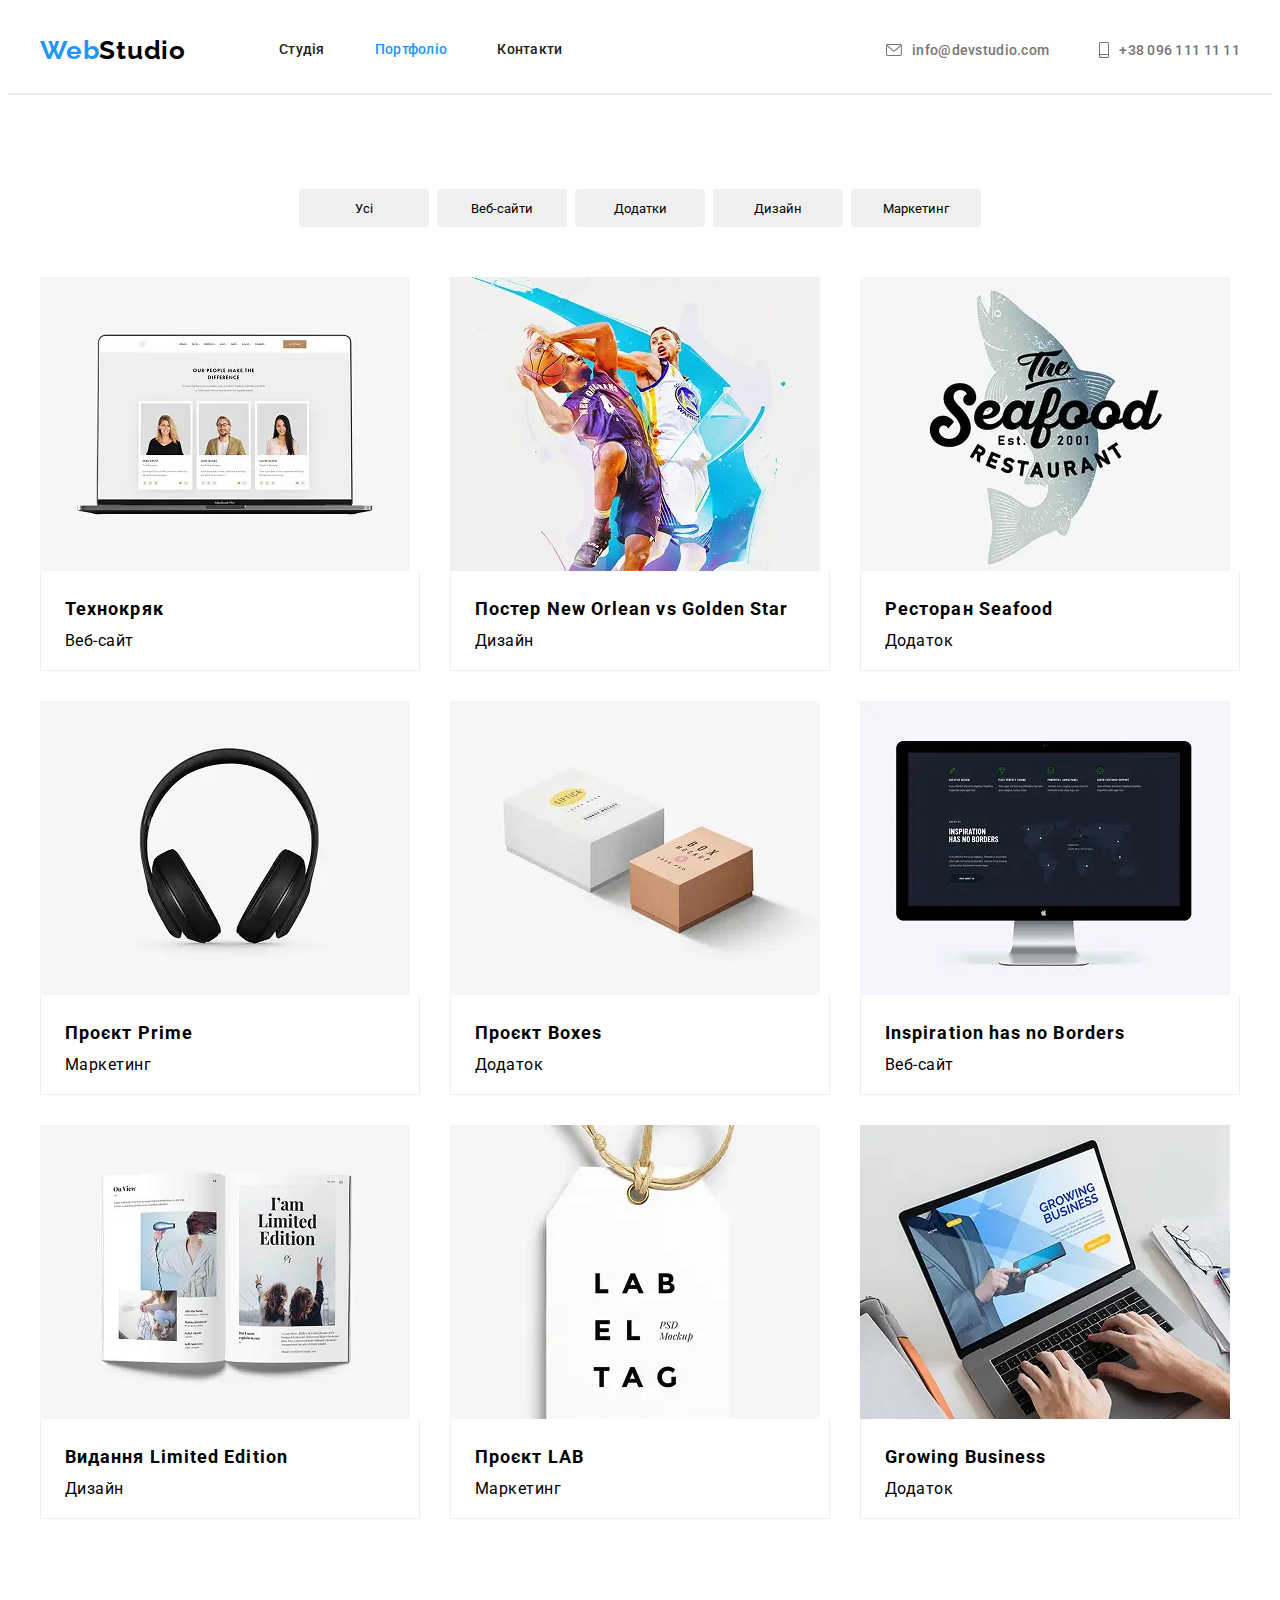
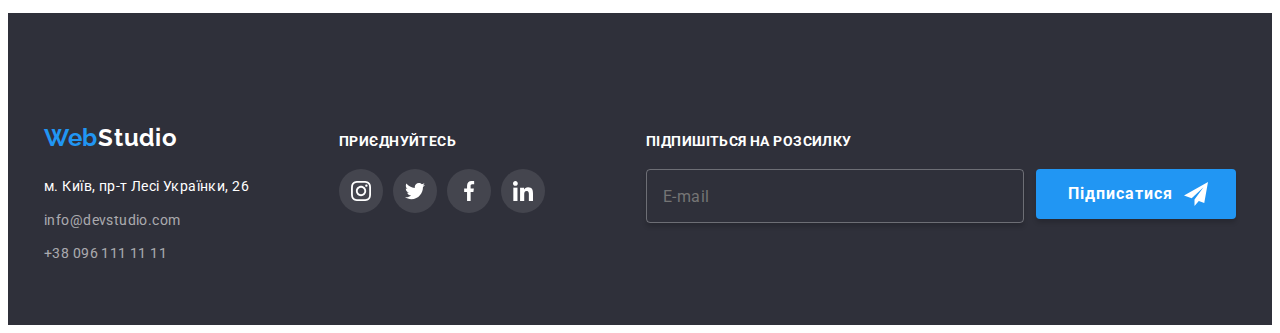
<file: panges/portfolio.html>
<!DOCTYPE html>
<html lang="en">
<head>
    <meta charset="UTF-8">
    <meta name="viewport" content="width=device-width, initial-scale=1.0">
    <title>Document</title>
    <link rel="preconnect" href="https://fonts.googleapis.com">
<link rel="preconnect" href="https://fonts.gstatic.com" crossorigin>
<link href="https://fonts.googleapis.com/css2?family=Raleway:ital,wght@0,100..900;1,100..900&family=Roboto:ital,wght@0,100;0,300;0,400;0,500;0,700;0,900;1,100;1,300;1,400;1,500;1,700;1,900&display=swap" rel="stylesheet">
<link rel="stylesheet" href="https://cdnjs.cloudflare.com/ajax/libs/modern-normalize/2.0.0/modern-normalize.min.css" integrity="sha512-4xo8blKMVCiXpTaLzQSLSw3KFOVPWhm/TRtuPVc4WG6kUgjH6J03IBuG7JZPkcWMxJ5huwaBpOpnwYElP/m6wg==" crossorigin="anonymous" referrerpolicy="no-referrer" />    
<link rel="stylesheet" href="../style/main.min.css">
</head>
<body>
  <header class="header">
    <div class="container header__box">
    <a class="header__logo-link" href="../index.html"><span class="header__logo">Web</span><span class="header__logo2">Studio</span></a>
    <button type="button" class="header__button" data-modal-header-open aria-label="Button to open menu">
      <svg class="header__menu">
      <use href="../img/symbol-defs.svg#menu"></use>
    </svg></button>
    <nav class="header__nav">
      <ul class="header__nav-list">
        <li class="heeder__nav-item"><a href="../index.html" class="header__nav-link">Студія</a></li>
        <li class="heeder__nav-item"><a href="../panges/portfolio.html" class="header__nav-link header__active">Портфоліо</a></li>
        <li class="heeder__nav-item"><a href="#" class="header__nav-link">Контакти</a></li>
      </ul>
    </nav>
    <ul class="header__list">
      <li><a class="header__link" href="mailto:info@devstudio.com"><svg class="header__svg ">
        <use href="../img/symbol-defs.svg#envelope_hover"></use>
      </svg>   info@devstudio.com</a></li>
      <li><a class="header__link" href="tel:+380961111111" ><svg class="header__svg header__svg2">
        <use href="../img/symbol-defs.svg#smartphone"></use>
      </svg>+38 096 111 11 11</a></li>
    </ul>
    <!-- <div class="menu menu1__is-hidden" data-header-modal>
    <button type="button" class="menu__button" data-modal-header-close aria-label="Button to close menu"><svg class="menu__close">
      <use href="../img/symbol-defs.svg#close"></use>
    </svg></button>
    <ul class="menu__list">
      <li class="menu__item"><a href="../index.html" class="menu__link ">Студія</a></li>
      <li class="menu__item"><a href="../panges/portfolio.html" class="menu__link4">Портфоліо</a></li>
      <li class="menu__item"><a href="" class="menu__link">Контакти</a></li>
    </ul>
    <ul class="menu__list2">
      <li class="menu__item2"><a href="tel:+380961111111" class="menu__link2">+38 096 111 11 11</a></li>
      <li class="menu__item4"><a href="mailto:info@devstudio.com" class="menu__link5">info@devstudio.com</a></li>
    </ul>
    <ul class="menu__list3">
      <li class="menu__item3"><a href="" class="menu__link3">Instagram</a></li>
      <li class="menu__item3"><a href="" class="menu__link3">Twitter</a></li>
      <li class="menu__item3"><a href="" class="menu__link3">Facebook</a></li>
      <li class="menu__item3"><a href="" class="menu__link3">LinkedIn</a></li>
    </ul>
  </div> -->
  </div>
  </header>
      <main>
          <section class="advertising">
          <div class="container">
          <ul class="advertising__list">
            <li class="advertising__item2"><button type="button" class="advertising__button advertising__btn">Усі</button></li>
            <li class="advertising__item2"><button type="button" class="advertising__button advertising__btn">Веб-сайти</button></li>
            <li class="advertising__item2"><button type="button" class="advertising__button advertising__btn">Додатки</button></li>
            <li class="advertising__item2"><button type="button" class="advertising__button advertising__btn">Дизайн</button></li>
            <li class="advertising__item2"><button type="button" class="advertising__button advertising__btn">Маркетинг</button></li>
          </ul>
           <ul class="advertising__list2" >
            <li class="advertising__item">
              <div class="advertising__img-box">
                <picture>  
                  <source srcset="../img/desktop/imgportfolio-desktop@1x.webp 1x, ../img/desktop/imgportfolio-desktop@2x.webp 2x" media="(min-width: 1200px)">
                  <source srcset="../img/tablet/imgportfolio-tablet@1x.webp 1x, ../img/tablet/imgportfolio-tablet@2x.webp 2x" media="(min-width: 768px)">
                  <source srcset="../img/mobile/imgportfolio-mobile@1x.webp 1x, ../img/mobile/imgportfolio-mobile@2x.webp 2x" media="(max-width: 480px)">         
                  <img class="advertising__img" src="../img/desktop/imgportfolio-desktop@1x.webp" alt="laptop" />
              </picture>
                <p class="advertising__text2">Ресурс пропонує комплексні пропозиції з різним рівнем функціоналу та сервісів. Все це дозволить відвідувачу отримати вичерпні відомості про компанію чи приватну особу.</p>
              </div>
                <div class="advertising__div">
                <h2 class="advertising__title">Технокряк</h2>
                <p class="advertising__text">Веб-сайт</p>
              </div>
            </li>
            <li class="advertising__item">
              <div class="advertising__img-box">
                <picture>  
                  <source srcset="../img/desktop/imgportfolio2-desktop@1x.webp 1x, ../img/desktop/imgportfolio2-desktop@2x.webp 2x" media="(min-width: 1200px)">
                  <source srcset="../img/tablet/imgportfolio2-tablet@1x.webp 1x, ../img/tablet/imgportfolio2-tablet@2x.webp 2x" media="(min-width: 768px)">
                  <source srcset="../img/mobile/imgportfolio2-mobile@1x.webp 1x, ../img/mobile/imgportfolio2-mobile@2x.webp 2x" media="(max-width: 480px)">         
                  <img class="advertising__img" src="../img/desktop/imgportfolio2-desktop@1x.webp" alt="плакат" />
              </picture>
                <p class="advertising__text2">Ресурс пропонує комплексні пропозиції з різним рівнем функціоналу та сервісів. Все це дозволить відвідувачу отримати вичерпні відомості про компанію чи приватну особу.</p>
              </div>
                <div class="advertising__div">
                <h2 class="advertising__title">Постер New Orlean vs Golden Star</h2>
                <p class="advertising__text">Дизайн</p>
              </div>
            </li>
            <li class="advertising__item">
              <div class="advertising__img-box">
                <picture>  
                  <source srcset="../img/desktop/imgportfolio3-desktop@1x.webp 1x, ../img/desktop/imgportfolio3-desktop@2x.webp 2x" media="(min-width: 1200px)">
                  <source srcset="../img/tablet/imgportfolio3-tablet@1x.webp 1x, ../img/tablet/imgportfolio3-tablet@2x.webp 2x" media="(min-width: 768px)">
                  <source srcset="../img/mobile/imgportfolio3-mobile@1x.webp 1x, ../img/mobile/imgportfolio3-mobile@2x.webp 2x" media="(max-width: 480px)">         
                  <img class="advertising__img" src="../img/desktop/imgportfolio3-desktop@1x.webp" alt="Ресторан" />
              </picture>
                <p class="advertising__text2">Ресурс пропонує комплексні пропозиції з різним рівнем функціоналу та сервісів. Все це дозволить відвідувачу отримати вичерпні відомості про компанію чи приватну особу.</p>
              </div>
                <div class="advertising__div">
                <h2 class="advertising__title">Ресторан Seafood</h2>
                <p class="advertising__text">Додаток</p>
              </div>
            </li>
            <li class="advertising__item">
              <div class="advertising__img-box">
                <picture>  
                  <source srcset="../img/desktop/imgportfolio4-desktop@1x.webp 1x, ../img/desktop/imgportfolio4-desktop@2x.webp 2x" media="(min-width: 1200px)">
                  <source srcset="../img/tablet/imgportfolio4-tablet@1x.webp 1x, ../img/tablet/imgportfolio4-tablet@2x.webp 2x" media="(min-width: 768px)">
                  <source srcset="../img/mobile/imgportfolio4-mobile@1x.webp 1x, ../img/mobile/imgportfolio4-mobile@2x.webp 2x" media="(max-width: 480px)">         
                  <img class="advertising__img" src="../img/desktop/imgportfolio4-desktop@1x.webp" alt="наушники" />
              </picture>
                <p class="advertising__text2">Ресурс пропонує комплексні пропозиції з різним рівнем функціоналу та сервісів. Все це дозволить відвідувачу отримати вичерпні відомості про компанію чи приватну особу.</p>
              </div>
                <div class="advertising__div">
                <h2 class="advertising__title">Проєкт Prime</h2>
                <p class="advertising__text">Маркетинг</p>
              </div>
            </li>
            <li class="advertising__item">
              <div class="advertising__img-box">
                <picture>  
                  <source srcset="../img/desktop/imgportfolio5-desktop@1x.webp 1x, ../img/desktop/imgportfolio5-desktop@2x.webp 2x" media="(min-width: 1200px)">
                  <source srcset="../img/tablet/imgportfolio5-tablet@1x.webp 1x, ../img/tablet/imgportfolio5-tablet@2x.webp 2x" media="(min-width: 768px)">
                  <source srcset="../img/mobile/imgportfolio5-mobile@1x.webp 1x, ../img/mobile/imgportfolio5-mobile@2x.webp 2x" media="(max-width: 480px)">         
                  <img class="advertising__img" src="../img/desktop/imgportfolio5-desktop@1x.webp" alt="ящики"/>
              </picture>
                <p class="advertising__text2">Ресурс пропонує комплексні пропозиції з різним рівнем функціоналу та сервісів. Все це дозволить відвідувачу отримати вичерпні відомості про компанію чи приватну особу.</p>
              </div>
                <div class="advertising__div">
                <h2 class="advertising__title">Проєкт Boxes</h2>
                <p class="advertising__text">Додаток</p>
              </div>
            </li>
            <li class="advertising__item">
              <div class="advertising__img-box">
                <picture>  
                  <source srcset="../img/desktop/imgportfolio6-desktop@1x.webp 1x, ../img/desktop/imgportfolio6-desktop@2x.webp 2x" media="(min-width: 1200px)">
                  <source srcset="../img/tablet/imgportfolio8-tablet@1x.webp 1x, ../img/tablet/imgportfolio8-tablet@2x.webp 2x" media="(min-width: 768px)">
                  <source srcset="../img/mobile/imgportfolio6-mobile@1x.webp 1x, ../img/mobile/imgportfolio6-mobile@2x.webp 2x" media="(max-width: 480px)">         
                  <img class="advertising__img" src="../img/desktop/imgportfolio6-desktop@1x.webp" alt="манітор" />
              </picture>
                <p class="advertising__text2">Ресурс пропонує комплексні пропозиції з різним рівнем функціоналу та сервісів. Все це дозволить відвідувачу отримати вичерпні відомості про компанію чи приватну особу.</p>
              </div>
                <div class="advertising__div">
                <h2 class="advertising__title">Inspiration has no Borders</h2>
                <p class="advertising__text">Веб-сайт</p>
              </div>
            </li>
            <li class="advertising__item">
              <div class="advertising__img-box">
                <picture>  
                  <source srcset="../img/desktop/imgportfolio7-desktop@1x.webp 1x, ../img/desktop/imgportfolio7-desktop@2x.webp 2x" media="(min-width: 1200px)">
                  <source srcset="../img/tablet/imgportfolio6-tablet@1x.webp 1x, ../img/tablet/imgportfolio6-tablet@2x.webp 2x" media="(min-width: 768px)">
                  <source srcset="../img/mobile/imgportfolio7-mobile@1x.webp 1x, ../img/mobile/imgportfolio7-mobile@2x.webp 2x" media="(max-width: 480px)">         
                  <img class="advertising__img" src="../img/desktop/imgportfolio7-desktop@1x.webp" alt="журнал"/>
              </picture>
                <p class="advertising__text2">Ресурс пропонує комплексні пропозиції з різним рівнем функціоналу та сервісів. Все це дозволить відвідувачу отримати вичерпні відомості про компанію чи приватну особу.</p>
              </div>
                <div class="advertising__div">
                <h2 class="advertising__title">Видання Limited Edition</h2>
                <p class="advertising__text">Дизайн</p>
              </div>
            </li>
            <li class="advertising__item">
              <div class="advertising__img-box">
                <picture>  
                  <source srcset="../img/desktop/imgportfolio8-desktop@1x.webp 1x, ../img/desktop/imgportfolio8-desktop@2x.webp 2x" media="(min-width: 1200px)">
                  <source srcset="../img/tablet/imgportfolio7-tablet@1x.webp 1x, ../img/tablet/imgportfolio7-tablet@2x.webp 2x" media="(min-width: 768px)">
                  <source srcset="../img/mobile/imgportfolio8-mobile@1x.webp 1x, ../img/mobile/imgportfolio8-mobile@2x.webp 2x" media="(max-width: 480px)">         
                  <img class="advertising__img" src="../img/desktop/imgportfolio8-desktop@1x.webp" alt="єтікетка" />
              </picture>
                <p class="advertising__text2">Ресурс пропонує комплексні пропозиції з різним рівнем функціоналу та сервісів. Все це дозволить відвідувачу отримати вичерпні відомості про компанію чи приватну особу.</p>
              </div>
                <div class="advertising__div">
                <h2 class="advertising__title">Проєкт LAB</h2>
                <p class="advertising__text">Маркетинг</p>
              </div>
            </li>
            <li class="advertising__item">
              <div class="advertising__img-box">
                <picture>  
                  <source srcset="../img/desktop/imgportfolio9-desktop@1x.webp 1x, ../img/desktop/imgportfolio9-desktop@2x.webp 2x" media="(min-width: 1200px)">
                  <source srcset="../img/tablet/imgportfolio9-tablet@1x.webp 1x, ../img/tablet/imgportfolio9-tablet@2x.webp 2x" media="(min-width: 768px)">
                  <source srcset="../img/mobile/imgportfolio9-mobile@1x.webp 1x, ../img/mobile/imgportfolio9-mobile@2x.webp 2x" media="(max-width: 480px)">         
                  <img class="advertising__img" src="../img/desktop/imgportfolio9-desktop@1x.webp" alt="ноутбук" />
              </picture>
                <p class="advertising__text2">Ресурс пропонує комплексні пропозиції з різним рівнем функціоналу та сервісів. Все це дозволить відвідувачу отримати вичерпні відомості про компанію чи приватну особу.</p>
              </div>
                <div class="advertising__div">
                <h2 class="advertising__title">Growing Business</h2>
                <p class="advertising__text">Додаток</p>
              </div>
            </li>
           </ul>
          </div>
      </section>
    </main>
    <footer class="footer">
      <div class="container footer__box">
        <div class="footer__div">
          <div class="footer__divv">
            <a class="footer__logo-link" href="../index.html"><span class="footer__logo">Web</span><span class="footer__logo2">Studio</span></a>
          </div>
            <address>
            <a href="https://www.google.com/maps/d/viewer?mid=10uSM3H-mIU3GznYo2szRIEphczw&hl=en_US&ll=50.42732700000004%2C30.538092&z=17" class="footer__link2" target="_blank">м. Київ, пр-т Лесі Українки, 26</a>
            <ul class="footer__link">
              <li class="footer__item"><a href="mailto:info@devstudio.com" class="footer__link">info@devstudio.com</a></li>
              <li class="footer__item"><a href="tel:+380961111111" class="footer__link">+38 096 111 11 11</a></li>
            </ul>
          </address>
        </div>
    <div class="footer__div2">
    <h2 class="footer__title">приєднуйтесь</h2>
    <ul class="footer__list2">
      <li class="footer__item2">
        <a class="footer__svg-link" href="">
        <svg class="footer__svg">
        <use href="../img/symbol-defs.svg#instagram"></use>
      </svg>
    </a>
    </li>
      <li class="footer__item2">
        <a class="footer__svg-link" href="">
        <svg class="footer__svg">
        <use href="../img/symbol-defs.svg#twitter"></use>
      </svg>
    </a>
    </li>
      <li class="footer__item2">
      <a class="footer__svg-link" href="">
        <svg class="footer__svg">
        <use href="../img/symbol-defs.svg#facebook"></use>
      </svg>
    </a>
    </li>
      <li class="footer__item2">
        <a class="footer__svg-link" href="">
        <svg class="footer__svg">
        <use href="../img/symbol-defs.svg#linkedin"></use>
      </svg>
    </a></li>
    </ul>
    </div>
    <div class="footer__diiv">
    <form class="footer__form">
      <h2 class="footer__title2">Підпишіться на розсилку</h2>
       <div class="footer-divv2">
        <div class="footer__test">
      <input type="text" placeholder="E-mail" class="footer__input" required>
      <div class="footer__divv3">
       <button type="submit" class="footer__button footer__btn">Підписатися 
        <svg class="footer__svg2">
        <use href="../img/symbol-defs.svg#send"></use>
       </svg></button>
       
       </div>
      </div>
      </form>
    </div>
    </div>
    </footer>
</body>
</html>
</file>
<file: style/main.min.css>
ul{list-style:none}a{text-decoration:none}h1,h2,h3,p,ul{margin:0;padding:0}img{display:block;width:100%;height:auto;max-width:100%;padding:0}button{padding:0}address{font-style:normal}.footer__logo2,.footer__logo,.header__logo2,.header__logo{font-size:24px;font-family:"Raleway";font-weight:700;line-height:1.39;letter-spacing:.72px}.container{max-width:1200px;margin-left:auto;margin-right:auto;padding-left:15px;padding-right:15px}@media screen and (min-width: 480px){.container{width:480px}}@media screen and (min-width: 768px){.container{width:768px}}@media screen and (min-width: 1200px){.container{width:1200px}}body{font-family:"Roboto"}.header{padding-top:16px;padding-bottom:16px;border-bottom:2px solid #ececec}@media screen and (min-width: 768px){.header{padding-top:26px;padding-bottom:26px}}@media screen and (min-width: 1200px){.header{padding-top:24px;padding-bottom:25px}}.header__box{display:flex;align-items:center}.header__logo-link{margin-right:auto}@media screen and (min-width: 768px){.header__logo-link{margin-right:88px}}@media screen and (min-width: 1200px){.header__logo-link{margin-right:93px}}.header__logo{color:#2196f3}@media screen and (min-width: 1200px){.header__logo{font-size:26px;letter-spacing:.78px}}.header__logo2{color:#000}@media screen and (min-width: 1200px){.header__logo2{font-size:26px;letter-spacing:.78px}}.header__nav{display:none}@media screen and (min-width: 768px){.header__nav{display:block}}.header__nav-list{display:flex;gap:50px}.header__nav-link{color:#212121;font-family:"Roboto";font-size:14px;font-weight:500;line-height:1.15;letter-spacing:.28px;transition-property:color;transition-duration:250ms;transition-timing-function:cubic-bezier(0.4, 0, 0.2, 1)}.header__active{color:#2196f3}.header__nav-link::after{content:" ";width:100%;height:4px;background-color:#2196f3;border-radius:10px;display:block;opacity:0;transition:opacity 250ms cubic-bezier(0.4, 0, 0.2, 1);transition:transform 250ms cubic-bezier(0.4, 0, 0.2, 1)}.header__nav-link:hover::after{opacity:1;transform:translate(0px, 34px)}.header__nav-link:hover{color:#2196f3}.header__nav-link:focus{color:#2196f3}.header__list{display:none;margin-left:auto}@media screen and (min-width: 768px){.header__list{display:flex;flex-direction:column;gap:10px}}@media screen and (min-width: 1200px){.header__list{gap:50px;flex-direction:row;display:flex}}.header__link{color:#757575;font-family:"Roboto";font-size:14px;font-weight:500;line-height:1.15;letter-spacing:.28px;display:flex;align-items:center;gap:10px}.header__svg{width:16px;height:12px;fill:#757575;transition-property:color,fill;transition-duration:250ms;transition-timing-function:cubic-bezier(0.4, 0, 0.2, 1)}.header__svg2{width:10px;height:16px;transition-property:color,fill;transition-duration:250ms;transition-timing-function:cubic-bezier(0.4, 0, 0.2, 1)}.header__link:hover{color:#2196f3}.header__link:hover .header__svg{fill:#2196f3}.header__link:focus{color:#2196f3}.header__link:focus .header__svg{fill:#2196f3}.header__button{border:none;background-color:rgba(0,0,0,0)}@media screen and (min-width: 768px){.header__button{display:none}}.header__menu{width:40px;height:60px;fill:#000}.menu{position:fixed;top:0;left:0;width:100%;height:100%;background-color:#fff;box-shadow:0px 4px 8px 0px rgba(0,0,0,.04),0px 2px 4px 0px rgba(0,0,0,.08),0px 1px 3px 0px rgba(0,0,0,.16);padding:48px 40px;opacity:1}@media screen and (min-width: 768px){.menu{display:none}}.menu__is-hidden{opacity:0;pointer-events:none;position:relative}@media screen and (min-width: 768px){.menu__is-hidden{display:none}}.menu__close{width:40px;height:40px;position:absolute;top:10px;right:15px}.menu__button{border:none;background-color:#fff}.menu__item{margin-bottom:32px}.menu__link4{color:#2196f3;font-family:"Roboto";font-size:40px;font-style:normal;font-weight:500;line-height:normal;letter-spacing:.8px}.menu__link{color:#212121;font-family:"Roboto";font-size:40px;font-style:normal;font-weight:500;line-height:normal;letter-spacing:.8px}.menu__link:hover{color:#2196f3}.menu__link:focus{color:#2196f3}.menu__link2{color:#757575;font-family:"Roboto";font-size:34px;font-style:normal;font-weight:500;line-height:normal;letter-spacing:.68px}.menu__item2{margin-top:270px}.menu__item4{margin-top:32px}.menu__link5{color:#757575;font-family:"Roboto";font-size:24px;font-style:normal;font-weight:500;line-height:normal;letter-spacing:.48px}.menu__link2:hover{color:#2196f3}.menu__link2:focus{color:#2196f3}.menu__link5:hover{color:#2196f3}.menu__link5:focus{color:#2196f3}.menu__link3{color:#2196f3;font-family:"Roboto";font-size:18px;font-style:normal;font-weight:500;line-height:22px;letter-spacing:.36px}.menu__list3{display:flex}.menu__item3{margin-right:20px;margin-top:64px}.business{background-image:linear-gradient(rgba(47, 48, 58, 0.4), rgba(47, 48, 58, 0.4)),url(../img/tablet/imgbusiness-tablet@1x.webp);background-repeat:no-repeat;background-position:center;background-size:cover;background-color:rgba(47,48,58,.4);padding-top:118px;padding-bottom:118px;text-align:center}@media(min-device-pixel-ratio: 2),(-webkit-min-device-pixel-ratio: 2),(min-resolution: 192dpi),(min-resolution: 2dppx){.business{background-image:linear-gradient(rgba(47, 48, 58, 0.4), rgba(47, 48, 58, 0.4)),url(../img/tablet/imgbusiness-tablet@2x.webp)}}@media screen and (min-width: 1200px){.business{padding-top:200px;padding-bottom:200px;background-image:linear-gradient(rgba(47, 48, 58, 0.4), rgba(47, 48, 58, 0.4)),url(../img/desktop/imgbusiness-desktop@1x.webp)}}@media screen and (min-width: 1200px)and (min-device-pixel-ratio: 2),screen and (min-width: 1200px)and (-webkit-min-device-pixel-ratio: 2),screen and (min-width: 1200px)and (min-resolution: 192dpi),screen and (min-width: 1200px)and (min-resolution: 2dppx){.business{background-image:linear-gradient(rgba(47, 48, 58, 0.4), rgba(47, 48, 58, 0.4)),url(../img/desktop/imgbusiness-desktop@2x.webp)}}@media screen and (min-width: 1200px){.business__title{width:100%;color:#fff;text-align:center;font-family:"Roboto";font-size:26px;font-weight:900;line-height:1.61;letter-spacing:1.56px;text-transform:uppercase;margin-left:auto;margin-right:auto;margin-bottom:30px}}@media screen and (min-width: 1200px)and (min-width: 480px){.business__title{width:360px}}@media screen and (min-width: 1200px)and (min-width: 1200px){.business__title{width:696px;font-family:"Roboto";font-size:44px;font-weight:900;line-height:1.36;letter-spacing:2.64px}}@media screen and (min-width: 1200px){.business__btn{width:216px;height:50px;border-radius:4px;background-color:#2196f3;color:#fff;border:none;padding:10px 32px;box-shadow:0px 4px 4px 0px rgba(0,0,0,.15)}.business__button{color:#fff;font-family:"Roboto";padding-left:24px;padding-bottom:10px;padding-right:24px;padding-top:10px}}@media screen and (min-width: 1200px)and (min-width: 1200px){.business__button{padding-left:32px;padding-bottom:10px;padding-right:32px;padding-top:10px}}.details{padding-top:60px;padding-bottom:60px}@media screen and (min-width: 1200px){.details{padding-top:94px}}.details__list{display:flex;gap:30px;flex-wrap:wrap;justify-content:center}.details__item::before{content:"";width:100%;height:120px;background-image:url(../img/antena1.png);background-repeat:no-repeat;background-position:center;background-size:70px;background-color:#f5f4fa;display:block;border-radius:4px;margin-bottom:30px}@media screen and (min-width: 480px){.details__item::before{width:450px}}@media screen and (min-width: 768px){.details__item::before{width:354px}}@media screen and (min-width: 1200px){.details__item::before{width:270px}}.details__item:nth-child(2)::before{background-image:url(../img/clock1.png)}.details__item:nth-child(3)::before{background-image:url(../img/diagram1.png)}.details__item:nth-child(4)::before{background-image:url(../img/astronaut1.png)}.details__subtitle{font-family:"Roboto";font-size:14px;font-weight:700;line-height:1.15;letter-spacing:.42px;text-transform:uppercase;text-align:center;margin-bottom:10px}@media screen and (min-width: 768px){.details__subtitle{text-align:start}}.details__text{font-family:"Roboto";font-size:14px;font-weight:400;line-height:1.72;letter-spacing:.42px;width:100%}@media screen and (min-width: 480px){.details__text{width:450px}}@media screen and (min-width: 768px){.details__text{width:354px}}@media screen and (min-width: 1200px){.details__text{width:270px}}.work{padding-top:94px;padding-bottom:94px;display:none}@media screen and (min-width: 1200px){.work{display:block}}.work__list{align-items:center;justify-content:center;display:flex;gap:30px}.work__title{text-align:center;font-family:"Roboto";font-size:36px;font-weight:700;line-height:42px;letter-spacing:1.08px;margin-bottom:50px}.work__img{width:370px;height:294px}.work__title2{color:#fff;text-align:center;font-family:"Roboto";font-size:14px;font-weight:700;line-height:normal;letter-spacing:.42px;font-style:normal;text-transform:uppercase;background:rgba(47,48,58,.8);width:370px;height:70px;position:absolute;top:1499px;padding:27px}.team{background-color:#f5f4fa;padding-top:60px;padding-bottom:60px}@media screen and (min-width: 1200px){.team{padding-top:94px;padding-bottom:94px}}.team__list{display:flex;gap:30px;text-align:center;flex-wrap:wrap}.team__item{flex-basis:100%}@media screen and (min-width: 768px){.team__item{flex-basis:calc((100% - 30px)/2)}}@media screen and (min-width: 1200px){.team__item{flex-basis:calc((100% - 90px)/4)}}.team__title{text-align:center;font-family:"Roboto";font-size:36px;font-weight:700;line-height:42px;letter-spacing:1.08px;margin-bottom:30px}@media screen and (min-width: 1200px){.team__title{margin-bottom:50px}}.team__img{width:100%}@media screen and (min-width: 480px){.team__img{width:450px}}@media screen and (min-width: 768px){.team__img{width:354px}}@media screen and (min-width: 1200px){.team__img{width:270px}}.team__div{padding-top:30px;padding-bottom:24px;background-color:#fff}@media screen and (min-width: 1200px){.team__div{padding-bottom:30px}}.team__subtitle{font-family:"Roboto";font-size:16px;font-weight:500;line-height:1.1875;letter-spacing:.48px;margin-bottom:10px}.team__text{font-family:"Roboto";font-size:16px;font-weight:500;line-height:1.1875;letter-spacing:.48px}.team__div2{margin-top:16px;display:flex;gap:10px;justify-content:center}.team__link{width:44px;height:44px;border:1px solid #fff;border-radius:50%;display:flex;justify-content:center;align-content:center;align-items:center}.team__link:hover{background-color:#2196f3}.team__link:hover .team__svg{fill:#fff}.team__link:focus{background-color:#2196f3}.team__link:focus .team__svg{fill:#fff}.team__svg{fill:#afb1b8;width:20px;height:20px;transition-property:background-color,fill;transition-duration:250ms;transition-timing-function:cubic-bezier(0.4, 0, 0.2, 1)}.company{padding-top:60px;padding-bottom:60px}@media screen and (min-width: 1200px){.company{padding-top:94px;padding-bottom:94px}}.company__title{color:#212121;text-align:center;font-family:"Roboto";font-size:28px;font-weight:700;line-height:normal;letter-spacing:.84px;font-style:normal;margin-bottom:50px}@media screen and (min-width: 1200px){.company__title{font-family:"Roboto";font-size:36px;font-weight:700;line-height:normal;letter-spacing:1.08px}}.company__list{display:flex;justify-content:center;gap:30px;flex-wrap:wrap}.company__link{width:100%;height:92px;border-radius:4px;border:1px solid #afb1b8;display:flex;justify-content:center;align-content:center;align-items:center}@media screen and (min-width: 480px){.company__link{width:210px}}@media screen and (min-width: 768px){.company__link{width:226px}}@media screen and (min-width: 1200px){.company__link{width:170px}}.company__link:hover{border:1px solid #2196f3}.company__link:hover .company__svg{fill:#2196f3}.company__link:focus{border:1px solid #2196f3}.company__link:focus .company__svg{fill:#2196f3}.company__svg{width:106px;height:60px;fill:#afb1b8;background-color:#fff;transition-property:border,fill;transition-duration:250ms;transition-timing-function:cubic-bezier(0.4, 0, 0.2, 1)}.footer{background-color:#2f303a;padding-top:60px;padding-bottom:60px}.footer__box{display:flex;flex-direction:column;align-items:center;text-align:center;gap:60px;flex-wrap:wrap}@media screen and (min-width: 768px){.footer__box{display:flex;align-items:baseline;flex-direction:row;gap:0;justify-content:space-around}}@media screen and (min-width: 1200px){.footer__box{text-align:start}}.footer__divv{margin-bottom:20px}.footer__link2{color:#fff;font-family:"Roboto";font-size:14px;font-weight:400;line-height:1.72;letter-spacing:.42px;margin-top:20px}.footer__logo{color:#2196f3}@media screen and (min-width: 480px){.footer__logo{font-size:24px;letter-spacing:.72px}}@media screen and (min-width: 768px){.footer__logo{font-size:24px;letter-spacing:.72px}}.footer__logo2{color:#fff}@media screen and (min-width: 480px){.footer__logo2{font-size:24px;letter-spacing:.72px}}@media screen and (min-width: 768px){.footer__logo2{font-size:24px;letter-spacing:.72px}}.footer__item{margin-top:9px}.footer__link{color:rgba(255,255,255,.6);font-family:"Roboto";font-size:14px;font-weight:400;line-height:1.72;letter-spacing:.42px}@media screen and (min-width: 1200px){.footer__div2{margin-left:82px}}.footer__title{color:#fff;font-family:"Roboto";font-size:14px;font-weight:700;line-height:normal;letter-spacing:.42px;font-style:normal;text-transform:uppercase}.footer__list2{display:flex;gap:10px;margin-top:20px}.footer__svg-link{width:44px;height:44px;border:1px;border-radius:50%;background-color:rgba(255,255,255,.1);display:flex;justify-content:center;align-items:center;transition-property:background-color;transition-duration:250ms;transition-timing-function:cubic-bezier(0.4, 0, 0.2, 1)}.footer__svg-link:hover{background-color:#2196f3}.footer__svg-link:focus{background-color:#2196f3}.footer__svg{fill:#fff;width:20px;height:20px}@media screen and (min-width: 768px){.footer__diiv{margin-top:60px}}@media screen and (min-width: 1200px){.footer__diiv{margin-left:93px}}.footer__title2{color:#fff;font-family:"Roboto";font-size:14px;font-weight:700;line-height:normal;letter-spacing:.42px;font-style:normal;text-transform:uppercase;margin-bottom:20px}.footer__test{display:block}@media screen and (min-width: 1200px){.footer__test{display:flex;gap:12px}}.footer__input{width:100%;height:50px;border-radius:4px;border:1px solid rgba(255,255,255,.3);background:rgba(33,150,243,0);box-shadow:0px 4px 4px 0px rgba(0,0,0,.15);margin-bottom:20px}@media screen and (min-width: 480px){.footer__input{width:450px}}@media screen and (min-width: 768px){.footer__input{width:450px}}@media screen and (min-width: 1200px){.footer__input{margin-bottom:0px;width:358px}}.footer__input{color:rgba(255,255,255,.6);font-family:"Roboto";font-size:16px;font-weight:400;line-height:20px;letter-spacing:.48px;font-style:normal;padding-left:16px}.footer__btn{width:200px;height:50px;border-radius:4px;background-color:#2196f3;color:#fff;border:none;padding:10px 32px;box-shadow:0px 4px 4px 0px rgba(0,0,0,.15)}.footer__button{color:#fff;text-align:center;font-family:"Roboto";font-size:16px;font-weight:700;line-height:30px;letter-spacing:.96px;font-style:normal;padding-right:63px;position:relative}.footer__svg2{width:24px;height:24px;fill:#fff;position:absolute;top:13px;right:28px}@media screen and (min-width: 1200px){.footer__svg2{position:absolute;top:13px;right:28px}}.backdrop{display:flex;justify-content:center;align-items:center;position:fixed;top:0;left:0;width:100%;height:100%;background:rgba(0,0,0,.2);opacity:1;transition:opacity 250ms cubic-bezier(0.4, 0, 0.2, 1)}.is-hidden{opacity:0;pointer-events:none}.modal{position:relative;padding:40px;border-radius:4px;background:#fff;box-shadow:0px 1px 3px 0px rgba(0,0,0,.12),0px 1px 1px 0px rgba(0,0,0,.14),0px 2px 1px 0px rgba(0,0,0,.2);transition:transform 250ms cubic-bezier(0.4, 0, 0.2, 1)}.modal__title{margin-bottom:12px;color:#212121;text-align:center;font-family:"Roboto";font-size:20px;font-weight:700;line-height:normal;letter-spacing:.6px}.modal__label{display:block;margin-bottom:4px;color:#757575;font-family:"Roboto";font-size:12px;font-weight:400;line-height:normal;letter-spacing:.12px}.modal__div{position:relative}.modal__input{width:448px;height:40px;border-radius:4px;border:1px solid rgba(33,33,33,.2);margin-bottom:10px;transition-property:border,fill;transition-duration:250ms;transition-timing-function:cubic-bezier(0.4, 0, 0.2, 1);padding-left:42px}.modal__input:hover{border:1px solid #2196f3}.modal__input:hover .modal__svg{fill:#2196f3}.modal__input:focus{border:1px solid #2196f3}.modal__input:focus .modal__svg{fill:#2196f3}.modal__svg{width:18px;height:18px;position:absolute;top:11px;left:12px}.modal__label-comment{margin-bottom:4px;display:block;color:#757575;font-family:"Roboto";font-size:12px;font-weight:400;line-height:normal;letter-spacing:.12px}.modal__textarea{resize:none;width:448px;height:120px;border-radius:4px;border:1px solid rgba(33,33,33,.2);padding:12px 16px;color:rgba(117,117,117,.5);font-family:"Roboto";font-size:12px;font-weight:400;line-height:normal;letter-spacing:.12px;transition-property:border;transition-duration:250ms;transition-timing-function:cubic-bezier(0.4, 0, 0.2, 1)}.modal__textarea:hover{border:1px solid #2196f3}.modal__textarea:focus{border:1px solid #2196f3}.modal__label-checkbox{margin-top:20px;display:flex;justify-content:center;align-items:center}.modal__inputt-box{width:16px;height:15px}.modal__text{color:#757575;font-family:"Roboto";font-size:14px;font-weight:400;line-height:24px;letter-spacing:.42px;margin-right:8px}.modal__link{color:#2196f3;font-family:"Roboto";font-size:14px;font-weight:400;line-height:24px;letter-spacing:.42px;text-decoration-line:underline}.modal__button{width:200px;height:50px;color:#fff;text-align:center;font-family:"Roboto";font-size:16px;font-weight:700;line-height:30px;letter-spacing:.96px;padding:10px 52px;border-radius:4px;background-color:#2196f3;box-shadow:0px 4px 4px 0px rgba(0,0,0,.15);border:none;margin-top:30px;margin-left:124px;margin-right:124px}.modal__btn{width:30px;height:30px;border-radius:50%;border:1px solid rgba(0,0,0,.1);display:flex;justify-content:center;align-items:center;position:absolute;top:8px;right:8px}.modal__svg2{width:18px;height:18px;transition-property:fill;transition-duration:250ms;transition-timing-function:cubic-bezier(0.4, 0, 0.2, 1)}.modal__svg2:hover{fill:#2196f3}.modal__svg2:focus{fill:#2196f3}.is-hidden .modal{transform:translate(1000px, 1000px) rotate(360deg)}.advertising{padding-bottom:60px;padding-top:60px}@media screen and (min-width: 1200px){.advertising{padding-bottom:94px;padding-top:94px}}.advertising__list{display:flex;gap:8px;row-gap:15px;justify-content:flex-start;margin-bottom:40px;flex-wrap:wrap}@media screen and (min-width: 768px){.advertising__list{margin-bottom:30px;justify-content:center}}@media screen and (min-width: 1200px){.advertising__list{margin-bottom:50px}}.advertising__btn{width:130px;height:38px;flex-shrink:0;border-radius:4px}.advertising__button{padding-left:25px;padding-top:6px;padding-bottom:6px;padding-right:25px;font-family:"Roboto";border:none;transition-property:color,background-color,box-shadow;transition-duration:250ms;transition-timing-function:cubic-bezier(0.4, 0, 0.2, 1)}.advertising__button:hover{box-shadow:0px 3px 1px 0px rgba(0,0,0,.1),0px 1px 2px 0px rgba(0,0,0,.08),0px 2px 2px 0px rgba(0,0,0,.12);background:#2196f3;color:#fff}.advertising__button:focus{background:#2196f3}.advertising__list2{display:flex;flex-wrap:wrap;gap:30px}.advertising__item{flex-basis:100%;transition:box-shadow 250ms cubic-bezier(0.4, 0, 0.2, 1)}@media screen and (min-width: 768px){.advertising__item{flex-basis:calc((100% - 30px)/2)}}@media screen and (min-width: 1200px){.advertising__item{flex-basis:calc((100% - 60px)/3)}}.advertising__item:hover{box-shadow:0px 1px 1px 0px rgba(0,0,0,.12),0px 4px 4px 0px rgba(0,0,0,.06),1px 4px 6px 0px rgba(0,0,0,.16)}.advertising__item:hover .advertising__text2{opacity:1;transform:translate(0)}.advertising__img-box{position:relative;overflow:hidden;transition:transformY 1s,opacity 1s}.advertising__img{width:100%}@media screen and (min-width: 768px){.advertising__img{width:450px}}@media screen and (min-width: 768px){.advertising__img{width:354px}}@media screen and (min-width: 1200px){.advertising__img{width:370px;padding:0 0 0 0}}.advertising__text2{width:100%;height:100%;font-family:"Roboto";font-size:18px;font-weight:400;line-height:28px;letter-spacing:.54px;color:#fff;background-color:rgba(33,150,243,.9);position:absolute;top:0;left:0;padding:63px 24px 63px 24px;opacity:1;transform:translate(0, 100%);z-index:100;transition:transform 250ms cubic-bezier(0.4, 0, 0.2, 1)}.advertising__div{padding-top:20px;padding-bottom:20px;background-color:#fff;border:1px solid #eee;padding-left:24px;border-top:none}.advertising__title{font-family:"Roboto";font-size:18px;font-weight:700;line-height:2;letter-spacing:1.08px}.advertising__text{font-family:"Roboto";font-size:16px;font-weight:400;line-height:1.1875;letter-spacing:.48px;margin-top:4px}/*# sourceMappingURL=main.min.css.map */
</file>
